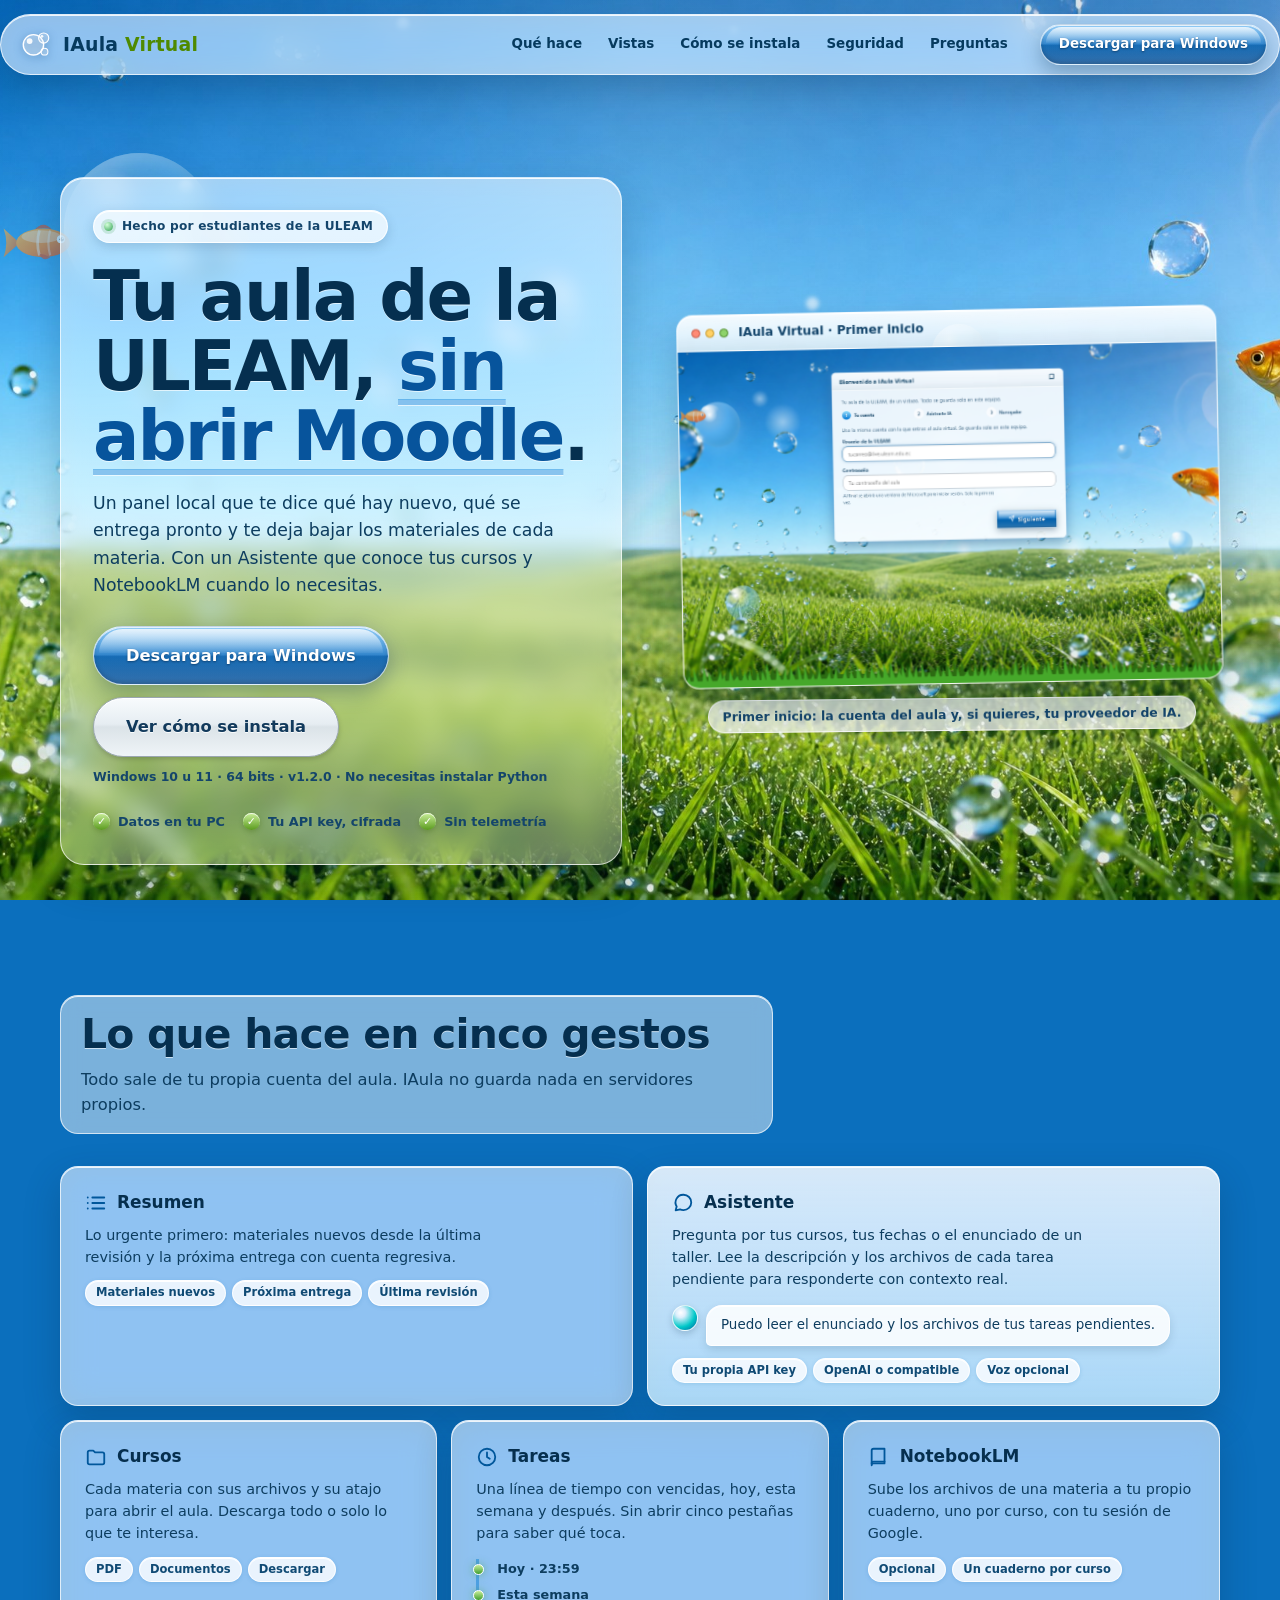
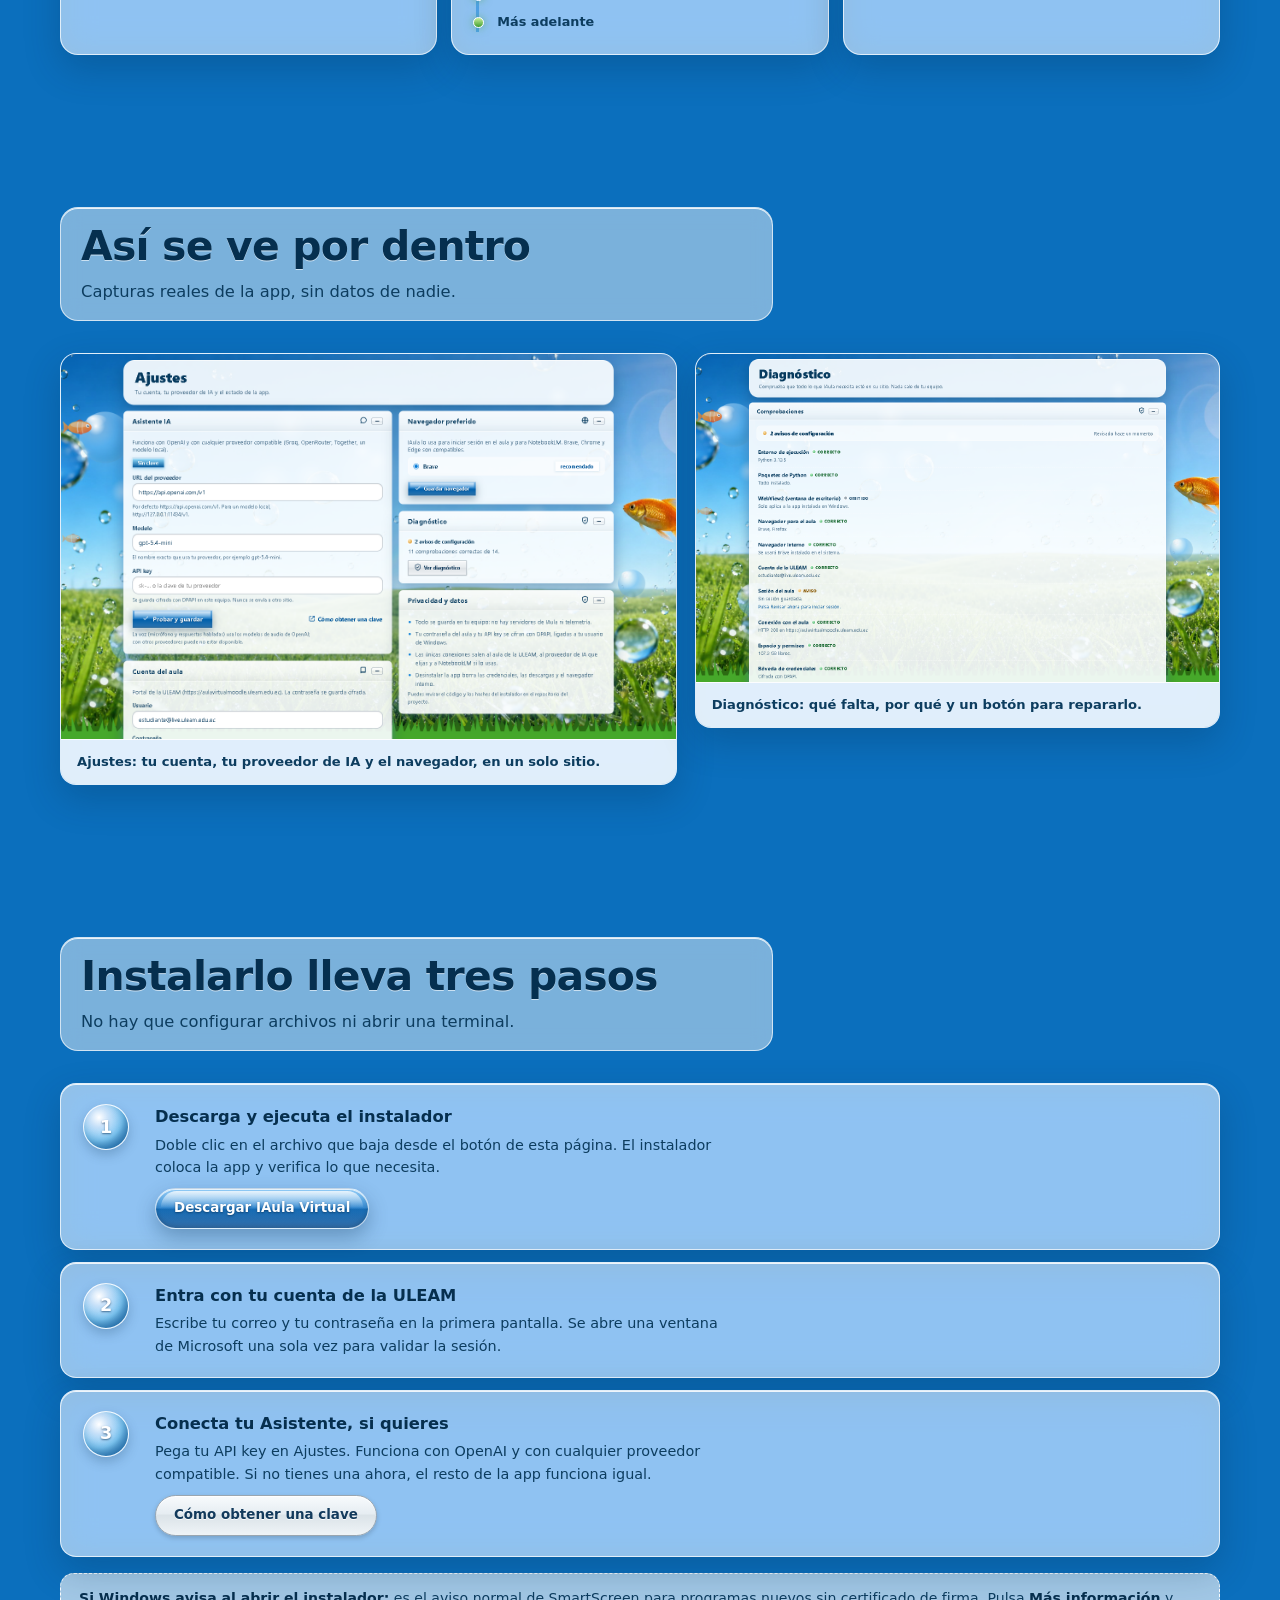
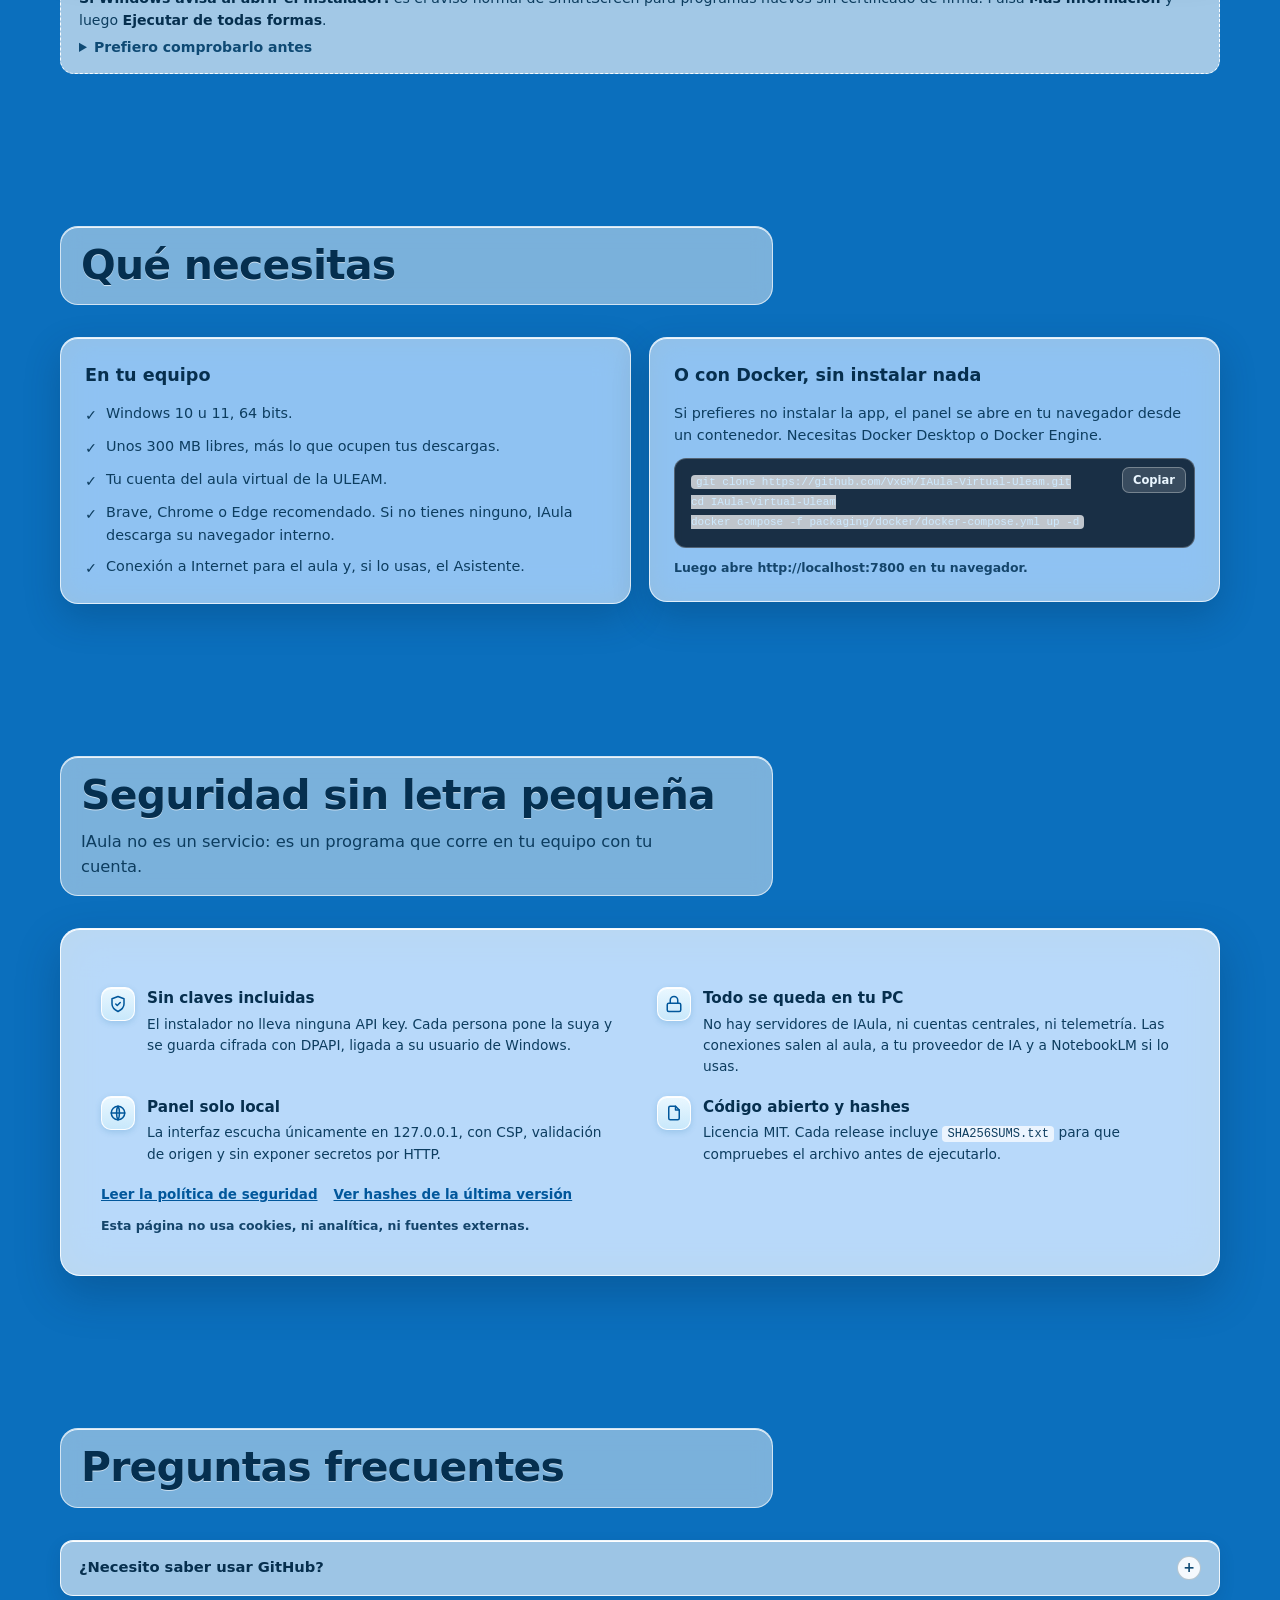
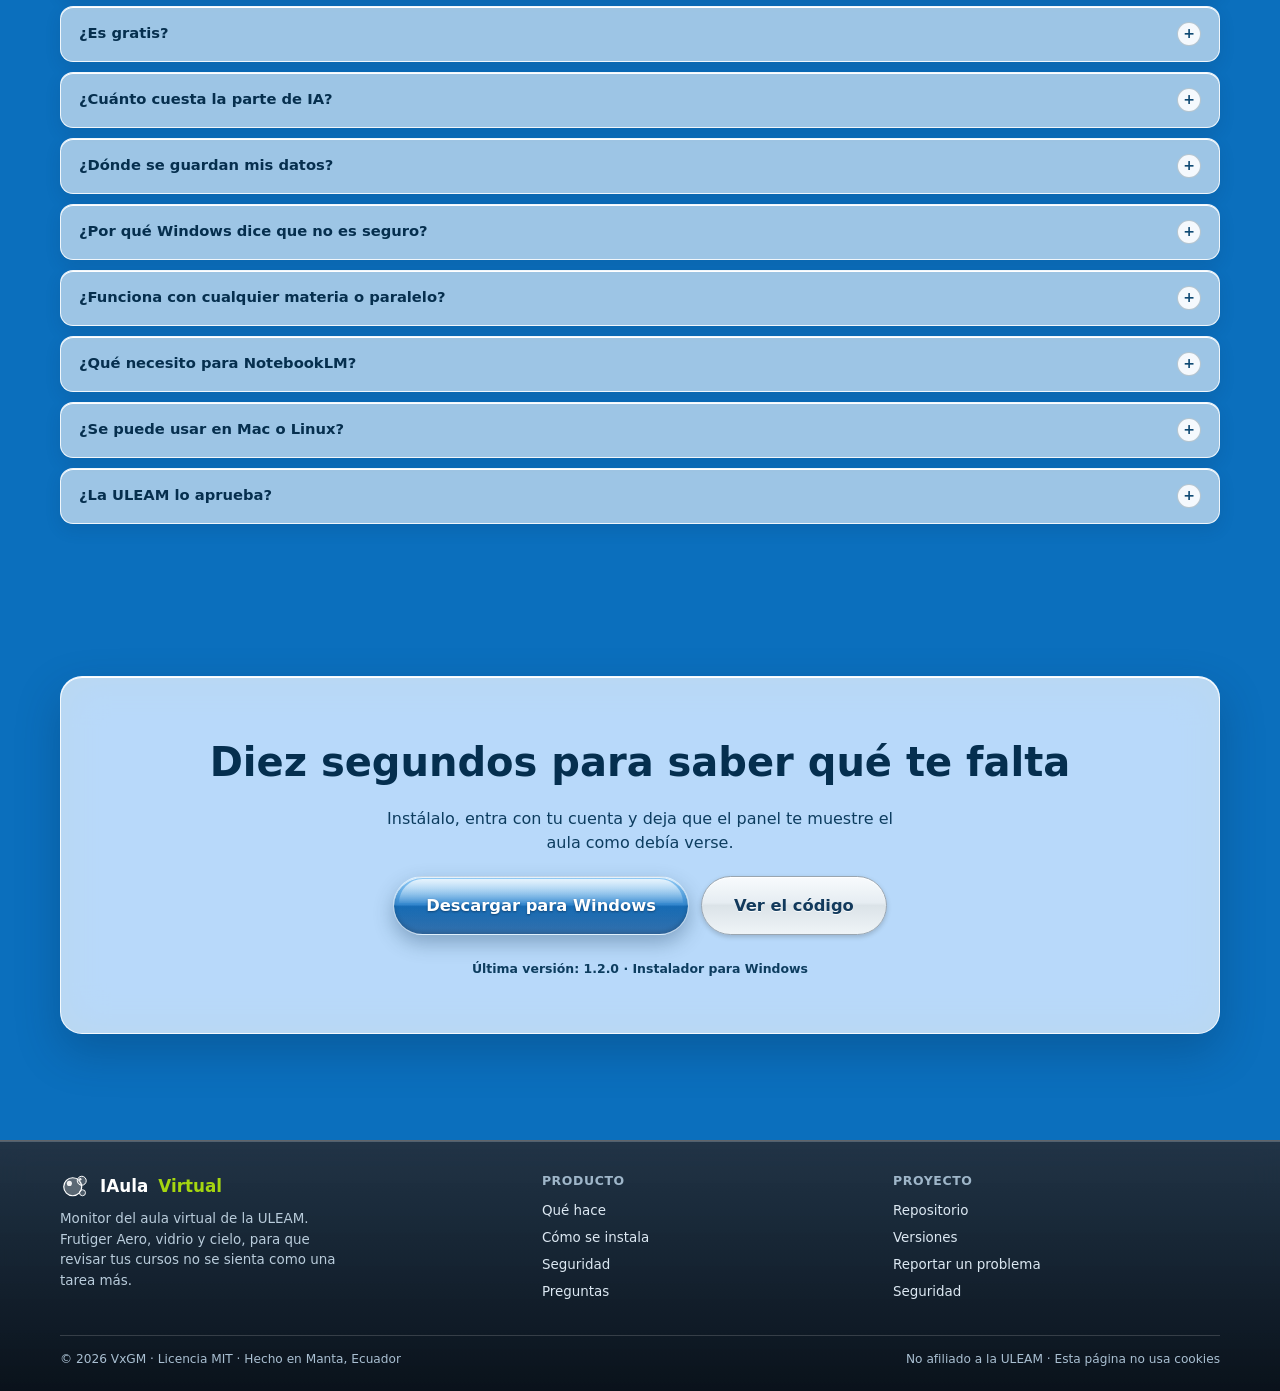
<file: landing/index.html>
<!doctype html>
<html lang="es">
<head>
  <meta charset="utf-8" />
  <meta name="viewport" content="width=device-width, initial-scale=1" />
  <title>IAula Virtual · Tu aula de la ULEAM, sin abrir Moodle</title>
  <meta name="description" content="Panel local para estudiantes de la ULEAM: novedades del aula, entregas próximas, descarga de materiales, Asistente con IA y NotebookLM. Gratis, código abierto y sin telemetría." />
  <meta name="theme-color" content="#0078d7" />
  <meta name="color-scheme" content="light" />
  <meta name="referrer" content="strict-origin-when-cross-origin" />
  <meta http-equiv="Content-Security-Policy" content="default-src 'self'; img-src 'self' data:; style-src 'self'; script-src 'self'; connect-src 'self' https://api.github.com; font-src 'self'; base-uri 'none'; form-action 'none'" />
  <link rel="canonical" href="https://vxgm.github.io/IAula-Virtual-Uleam/" />
  <link rel="icon" type="image/svg+xml" href="assets/favicon.svg" />
  <link rel="stylesheet" href="styles/tokens.css" />
  <link rel="stylesheet" href="styles/landing.css" />

  <meta property="og:type" content="website" />
  <meta property="og:url" content="https://vxgm.github.io/IAula-Virtual-Uleam/" />
  <meta property="og:title" content="IAula Virtual · Tu aula de la ULEAM, sin abrir Moodle" />
  <meta property="og:description" content="Novedades, materiales y entregas en un panel local con estética Frutiger Aero. Asistente con tu propia API key y NotebookLM opcional." />
  <meta property="og:image" content="https://vxgm.github.io/IAula-Virtual-Uleam/assets/og.jpg" />
  <meta property="og:image:width" content="1200" />
  <meta property="og:image:height" content="630" />
  <meta property="og:image:alt" content="IAula Virtual: tu aula de la ULEAM, sin abrir Moodle." />
  <meta name="twitter:card" content="summary_large_image" />
</head>
<body>
  <a class="skip-link" href="#contenido">Saltar al contenido</a>

  <div class="scene" aria-hidden="true"></div>
  <div class="lens" id="lens" aria-hidden="true"></div>
  <div class="fx" id="fx">
    <span class="orb orb-a"></span>
    <span class="orb orb-b"></span>
    <span class="orb orb-c"></span>
  </div>
  <div class="fx" id="bubbles" aria-hidden="true"></div>

  <svg width="0" height="0" class="svg-defs" aria-hidden="true">
    <defs>
      <linearGradient id="fish-grad" x1="0" y1="0" x2="1" y2="1">
        <stop offset="0%" stop-color="#ffb53e" />
        <stop offset="55%" stop-color="#f77f1e" />
        <stop offset="100%" stop-color="#d84a1e" />
      </linearGradient>
    </defs>
  </svg>

  <svg class="fish fish-a" viewBox="0 0 96 60" aria-hidden="true">
    <path class="fish-tail" d="M22 30 L4 14 Q10 30 4 46 Z" fill="url(#fish-grad)" opacity="0.9" />
    <path d="M38 16 Q48 4 58 15 Q48 12 38 16 Z" fill="#d84a1e" opacity="0.85" />
    <ellipse cx="48" cy="30" rx="30" ry="16" fill="url(#fish-grad)" />
    <ellipse cx="46" cy="23" rx="22" ry="7" fill="#fff" opacity="0.35" />
    <path d="M44 16 Q40 30 44 44" stroke="#fff" stroke-width="3" opacity="0.45" fill="none" />
    <path d="M56 16 Q52 30 56 44" stroke="#fff" stroke-width="2.5" opacity="0.35" fill="none" />
    <path d="M44 42 Q48 52 56 46 Q50 42 44 42 Z" fill="#d84a1e" opacity="0.8" />
    <circle cx="68" cy="26" r="4.5" fill="#fff" />
    <circle cx="69" cy="26" r="2.4" fill="#123" />
    <circle cx="70" cy="25" r="0.9" fill="#fff" />
  </svg>

  <header class="site-header glass">
    <div class="header-inner">
      <a class="brand" href="#inicio" aria-label="IAula Virtual, inicio">
        <svg width="34" height="34" viewBox="0 0 40 40" fill="none" aria-hidden="true">
          <circle cx="17" cy="21" r="12" fill="rgba(255,255,255,0.28)" stroke="#fff" stroke-width="1.6" />
          <circle cx="12.5" cy="16.5" r="3.4" fill="#fff" opacity="0.9" />
          <circle cx="29" cy="13" r="6" fill="rgba(255,255,255,0.22)" stroke="#fff" stroke-width="1.3" />
          <circle cx="27" cy="11" r="1.6" fill="#fff" opacity="0.9" />
          <circle cx="30" cy="29" r="4" fill="rgba(255,255,255,0.22)" stroke="#fff" stroke-width="1.2" />
        </svg>
        <span>IAula <span class="accent">Virtual</span></span>
      </a>

      <nav class="nav" aria-label="Secciones">
        <a href="#que-hace">Qué hace</a>
        <a href="#vistas">Vistas</a>
        <a href="#instalar">Cómo se instala</a>
        <a href="#seguridad">Seguridad</a>
        <a href="#preguntas">Preguntas</a>
      </nav>

      <a class="btn btn--sm header-cta" href="#descargar" data-download>Descargar para Windows</a>

      <details class="mobile-menu">
        <summary>Menú</summary>
        <nav aria-label="Secciones">
          <a href="#que-hace">Qué hace</a>
          <a href="#vistas">Vistas</a>
          <a href="#instalar">Cómo se instala</a>
          <a href="#seguridad">Seguridad</a>
          <a href="#preguntas">Preguntas</a>
          <a href="#descargar">Descargar</a>
        </nav>
      </details>
    </div>
  </header>

  <main id="contenido">
    <div class="wrap">
      <section class="hero" id="inicio">
        <div class="hero-copy">
          <span class="status-chip"><span class="dot" aria-hidden="true"></span>Hecho por estudiantes de la ULEAM</span>
          <h1>Tu aula de la ULEAM, <span class="hl">sin abrir Moodle</span>.</h1>
          <p class="hero-sub">
            Un panel local que te dice qué hay nuevo, qué se entrega pronto y te deja bajar los
            materiales de cada materia. Con un Asistente que conoce tus cursos y NotebookLM cuando
            lo necesitas.
          </p>
          <div class="hero-actions">
            <a class="btn btn--lg" href="#descargar" data-download>Descargar para Windows</a>
            <a class="btn btn--ghost btn--lg" href="#instalar">Ver cómo se instala</a>
          </div>
          <p class="hero-meta">
            Windows 10 u 11 · 64 bits · v<span data-version>1.2.0</span> · No necesitas instalar Python
          </p>
          <ul class="trust">
            <li><span class="tick" aria-hidden="true">✓</span>Datos en tu PC</li>
            <li><span class="tick" aria-hidden="true">✓</span>Tu API key, cifrada</li>
            <li><span class="tick" aria-hidden="true">✓</span>Sin telemetría</li>
          </ul>
        </div>

        <div class="hero-visual">
          <figure class="hero-window glass-strong">
            <div class="window-bar" aria-hidden="true">
              <span class="traffic"><i></i><i></i><i></i></span>
              <span>IAula Virtual · Primer inicio</span>
            </div>
            <img src="assets/screens/wizard-1.png" width="1440" height="900"
                 alt="Primera pantalla de IAula Virtual: pide la cuenta de la ULEAM con tres pasos, cuenta, asistente y navegador." />
          </figure>
          <p class="hero-caption">Primer inicio: la cuenta del aula y, si quieres, tu proveedor de IA.</p>
        </div>
      </section>

      <section class="section" id="que-hace">
        <div class="section-head">
          <h2>Lo que hace en cinco gestos</h2>
          <p>Todo sale de tu propia cuenta del aula. IAula no guarda nada en servidores propios.</p>
        </div>

        <div class="features">
          <article class="feature feature--wide glass">
            <h3>
              <svg width="22" height="22" viewBox="0 0 24 24" fill="none" stroke="currentColor" stroke-width="2" stroke-linecap="round" stroke-linejoin="round" aria-hidden="true"><path d="M8 6h13"/><path d="M8 12h13"/><path d="M8 18h13"/><path d="M3 6h.01"/><path d="M3 12h.01"/><path d="M3 18h.01"/></svg>
              Resumen
            </h3>
            <p>Lo urgente primero: materiales nuevos desde la última revisión y la próxima entrega con cuenta regresiva.</p>
            <div class="tags">
              <span class="tag">Materiales nuevos</span>
              <span class="tag">Próxima entrega</span>
              <span class="tag">Última revisión</span>
            </div>
          </article>

          <article class="feature feature--wide glass feature--assistant">
            <h3>
              <svg width="22" height="22" viewBox="0 0 24 24" fill="none" stroke="currentColor" stroke-width="2" stroke-linecap="round" stroke-linejoin="round" aria-hidden="true"><path d="M21 11.5a8.4 8.4 0 0 1-8.5 8.3 9 9 0 0 1-3.8-.8L4 20l1.1-4.2A8.4 8.4 0 0 1 12.5 3a8.4 8.4 0 0 1 8.5 8.5z"/></svg>
              Asistente
            </h3>
            <p>Pregunta por tus cursos, tus fechas o el enunciado de un taller. Lee la descripción y los archivos de cada tarea pendiente para responderte con contexto real.</p>
            <div class="bubble-demo">
              <span class="avatar" aria-hidden="true"></span>
              <span class="say">Puedo leer el enunciado y los archivos de tus tareas pendientes.</span>
            </div>
            <div class="tags">
              <span class="tag">Tu propia API key</span>
              <span class="tag">OpenAI o compatible</span>
              <span class="tag">Voz opcional</span>
            </div>
          </article>

          <article class="feature glass">
            <h3>
              <svg width="22" height="22" viewBox="0 0 24 24" fill="none" stroke="currentColor" stroke-width="2" stroke-linecap="round" stroke-linejoin="round" aria-hidden="true"><path d="M3 7a2 2 0 0 1 2-2h4l2 2h8a2 2 0 0 1 2 2v9a2 2 0 0 1-2 2H5a2 2 0 0 1-2-2z"/></svg>
              Cursos
            </h3>
            <p>Cada materia con sus archivos y su atajo para abrir el aula. Descarga todo o solo lo que te interesa.</p>
            <div class="tags">
              <span class="tag">PDF</span>
              <span class="tag">Documentos</span>
              <span class="tag">Descargar</span>
            </div>
          </article>

          <article class="feature glass">
            <h3>
              <svg width="22" height="22" viewBox="0 0 24 24" fill="none" stroke="currentColor" stroke-width="2" stroke-linecap="round" stroke-linejoin="round" aria-hidden="true"><circle cx="12" cy="12" r="9"/><path d="M12 7v5l3 2"/></svg>
              Tareas
            </h3>
            <p>Una línea de tiempo con vencidas, hoy, esta semana y después. Sin abrir cinco pestañas para saber qué toca.</p>
            <div class="timeline-demo" aria-hidden="true">
              <span>Hoy · 23:59</span>
              <span>Esta semana</span>
              <span>Más adelante</span>
            </div>
          </article>

          <article class="feature glass">
            <h3>
              <svg width="22" height="22" viewBox="0 0 24 24" fill="none" stroke="currentColor" stroke-width="2" stroke-linecap="round" stroke-linejoin="round" aria-hidden="true"><path d="M4 5a2 2 0 0 1 2-2h12v16H6a2 2 0 0 0-2 2z"/><path d="M4 19a2 2 0 0 1 2-2h12"/></svg>
              NotebookLM
            </h3>
            <p>Sube los archivos de una materia a tu propio cuaderno, uno por curso, con tu sesión de Google.</p>
            <div class="tags">
              <span class="tag">Opcional</span>
              <span class="tag">Un cuaderno por curso</span>
            </div>
          </article>
        </div>
      </section>

      <section class="section" id="vistas">
        <div class="section-head">
          <h2>Así se ve por dentro</h2>
          <p>Capturas reales de la app, sin datos de nadie.</p>
        </div>
        <div class="screens-grid">
          <figure class="shot glass">
            <img src="assets/screens/settings.png" width="1440" height="900" loading="lazy"
                 alt="Pantalla de Ajustes de IAula Virtual: proveedor de IA, cuenta del aula, navegador preferido, diagnóstico y privacidad." />
            <figcaption>Ajustes: tu cuenta, tu proveedor de IA y el navegador, en un solo sitio.</figcaption>
          </figure>
          <figure class="shot glass">
            <img src="assets/screens/diagnostics.png" width="1440" height="900" loading="lazy"
                 alt="Pantalla de Diagnóstico de IAula Virtual con comprobaciones de entorno, paquetes, navegador, sesión y espacio en disco." />
            <figcaption>Diagnóstico: qué falta, por qué y un botón para repararlo.</figcaption>
          </figure>
        </div>
      </section>

      <section class="section" id="instalar">
        <div class="section-head">
          <h2>Instalarlo lleva tres pasos</h2>
          <p>No hay que configurar archivos ni abrir una terminal.</p>
        </div>

        <ol class="steps">
          <li class="step glass">
            <span class="step-num" aria-hidden="true">1</span>
            <div>
              <h3>Descarga y ejecuta el instalador</h3>
              <p>Doble clic en el archivo que baja desde el botón de esta página. El instalador coloca la app y verifica lo que necesita.</p>
              <div class="step-extra">
                <a class="btn btn--sm" href="#descargar" data-download>Descargar IAula Virtual</a>
              </div>
            </div>
          </li>
          <li class="step glass">
            <span class="step-num" aria-hidden="true">2</span>
            <div>
              <h3>Entra con tu cuenta de la ULEAM</h3>
              <p>Escribe tu correo y tu contraseña en la primera pantalla. Se abre una ventana de Microsoft una sola vez para validar la sesión.</p>
            </div>
          </li>
          <li class="step glass">
            <span class="step-num" aria-hidden="true">3</span>
            <div>
              <h3>Conecta tu Asistente, si quieres</h3>
              <p>Pega tu API key en Ajustes. Funciona con OpenAI y con cualquier proveedor compatible. Si no tienes una ahora, el resto de la app funciona igual.</p>
              <div class="step-extra">
                <a class="btn btn--ghost btn--sm" href="https://platform.openai.com/api-keys" target="_blank" rel="noopener">Cómo obtener una clave</a>
              </div>
            </div>
          </li>
        </ol>

        <div class="note">
          <b>Si Windows avisa al abrir el instalador:</b> es el aviso normal de SmartScreen para programas nuevos
          sin certificado de firma. Pulsa <b>Más información</b> y luego <b>Ejecutar de todas formas</b>.
          <details>
            <summary>Prefiero comprobarlo antes</summary>
            <p>
              Cada release publica <code>SHA256SUMS.txt</code>. Compara el hash del archivo que descargaste
              con el de esa lista y revisa el código en el repositorio. Si no coincide, no lo ejecutes.
            </p>
          </details>
        </div>
      </section>

      <section class="section" id="requisitos">
        <div class="section-head">
          <h2>Qué necesitas</h2>
        </div>
        <div class="split">
          <div class="panel-block glass">
            <h3>En tu equipo</h3>
            <ul class="req-list">
              <li><span class="tick" aria-hidden="true">✓</span>Windows 10 u 11, 64 bits.</li>
              <li><span class="tick" aria-hidden="true">✓</span>Unos 300 MB libres, más lo que ocupen tus descargas.</li>
              <li><span class="tick" aria-hidden="true">✓</span>Tu cuenta del aula virtual de la ULEAM.</li>
              <li><span class="tick" aria-hidden="true">✓</span>Brave, Chrome o Edge recomendado. Si no tienes ninguno, IAula descarga su navegador interno.</li>
              <li><span class="tick" aria-hidden="true">✓</span>Conexión a Internet para el aula y, si lo usas, el Asistente.</li>
            </ul>
          </div>

          <div class="panel-block glass">
            <h3>O con Docker, sin instalar nada</h3>
            <p class="plain-note">
              Si prefieres no instalar la app, el panel se abre en tu navegador desde un contenedor.
              Necesitas Docker Desktop o Docker Engine.
            </p>
            <div class="code-block">
              <pre id="docker-cmd"><code>git clone https://github.com/VxGM/IAula-Virtual-Uleam.git
cd IAula-Virtual-Uleam
docker compose -f packaging/docker/docker-compose.yml up -d</code></pre>
              <button class="copy-btn" type="button" data-copy="#docker-cmd">Copiar</button>
            </div>
            <p class="hero-meta">Luego abre <b>http://localhost:7800</b> en tu navegador.</p>
          </div>
        </div>
      </section>

      <section class="section" id="seguridad">
        <div class="section-head">
          <h2>Seguridad sin letra pequeña</h2>
          <p>IAula no es un servicio: es un programa que corre en tu equipo con tu cuenta.</p>
        </div>

        <div class="security-band glass-strong">
          <div class="security-grid">
            <div class="security-item">
              <span class="shield" aria-hidden="true">
                <svg width="18" height="18" viewBox="0 0 24 24" fill="none" stroke="currentColor" stroke-width="2" stroke-linecap="round" stroke-linejoin="round"><path d="M12 22s8-4 8-10V5l-8-3-8 3v7c0 6 8 10 8 10z"/><path d="m9 12 2 2 4-4"/></svg>
              </span>
              <div>
                <h3>Sin claves incluidas</h3>
                <p>El instalador no lleva ninguna API key. Cada persona pone la suya y se guarda cifrada con DPAPI, ligada a su usuario de Windows.</p>
              </div>
            </div>
            <div class="security-item">
              <span class="shield" aria-hidden="true">
                <svg width="18" height="18" viewBox="0 0 24 24" fill="none" stroke="currentColor" stroke-width="2" stroke-linecap="round" stroke-linejoin="round"><rect x="3" y="11" width="18" height="11" rx="2"/><path d="M7 11V7a5 5 0 0 1 10 0v4"/></svg>
              </span>
              <div>
                <h3>Todo se queda en tu PC</h3>
                <p>No hay servidores de IAula, ni cuentas centrales, ni telemetría. Las conexiones salen al aula, a tu proveedor de IA y a NotebookLM si lo usas.</p>
              </div>
            </div>
            <div class="security-item">
              <span class="shield" aria-hidden="true">
                <svg width="18" height="18" viewBox="0 0 24 24" fill="none" stroke="currentColor" stroke-width="2" stroke-linecap="round" stroke-linejoin="round"><circle cx="12" cy="12" r="9"/><path d="M3 12h18"/><path d="M12 3c2.6 3.5 2.6 14.5 0 18"/><path d="M12 3c-2.6 3.5-2.6 14.5 0 18"/></svg>
              </span>
              <div>
                <h3>Panel solo local</h3>
                <p>La interfaz escucha únicamente en 127.0.0.1, con CSP, validación de origen y sin exponer secretos por HTTP.</p>
              </div>
            </div>
            <div class="security-item">
              <span class="shield" aria-hidden="true">
                <svg width="18" height="18" viewBox="0 0 24 24" fill="none" stroke="currentColor" stroke-width="2" stroke-linecap="round" stroke-linejoin="round"><path d="M14 3H7a2 2 0 0 0-2 2v14a2 2 0 0 0 2 2h10a2 2 0 0 0 2-2V8z"/><path d="M14 3v5h5"/></svg>
              </span>
              <div>
                <h3>Código abierto y hashes</h3>
                <p>Licencia MIT. Cada release incluye <code>SHA256SUMS.txt</code> para que compruebes el archivo antes de ejecutarlo.</p>
              </div>
            </div>
          </div>
          <div class="security-links">
            <a href="https://github.com/VxGM/IAula-Virtual-Uleam/blob/main/SECURITY.md" target="_blank" rel="noopener">Leer la política de seguridad</a>
            <a href="https://github.com/VxGM/IAula-Virtual-Uleam/releases/latest/download/SHA256SUMS.txt" target="_blank" rel="noopener">Ver hashes de la última versión</a>
          </div>
          <p class="hero-meta">Esta página no usa cookies, ni analítica, ni fuentes externas.</p>
        </div>
      </section>

      <section class="section" id="preguntas">
        <div class="section-head">
          <h2>Preguntas frecuentes</h2>
        </div>

        <div class="faq">
          <details>
            <summary>¿Necesito saber usar GitHub?</summary>
            <p class="answer">No. El botón de descarga te lleva directo al instalador. GitHub solo aparece si quieres ver el código, descargar una versión antigua o reportar un problema.</p>
          </details>
          <details>
            <summary>¿Es gratis?</summary>
            <p class="answer">Sí, con licencia MIT. El Asistente consume tu propia clave del proveedor de IA que elijas; el resto de funciones no cuesta nada.</p>
          </details>
          <details>
            <summary>¿Cuánto cuesta la parte de IA?</summary>
            <p class="answer">Depende de tu proveedor y de cuánto lo uses. Puedes usar una clave gratuita, un proveedor compatible o un modelo local como Ollama. IAula solo envía la conversación y el contexto de las tareas que preguntas.</p>
          </details>
          <details>
            <summary>¿Dónde se guardan mis datos?</summary>
            <p class="answer">En <code>%LOCALAPPDATA%\IAulaVirtual</code>. La contraseña del aula y la API key se cifran con DPAPI. Las descargas se quedan en tu equipo y el desinstalador borra todo.</p>
          </details>
          <details>
            <summary>¿Por qué Windows dice que no es seguro?</summary>
            <p class="answer">Porque el instalador todavía no tiene certificado de firma de código. Es habitual en proyectos nuevos. Puedes comprobar el hash SHA256 y revisar el código fuente antes de ejecutarlo.</p>
          </details>
          <details>
            <summary>¿Funciona con cualquier materia o paralelo?</summary>
            <p class="answer">IAula lee lo que tengas matriculado en tu cuenta del aula. No hay listas fijas de cursos ni de carreras.</p>
          </details>
          <details>
            <summary>¿Qué necesito para NotebookLM?</summary>
            <p class="answer">Una sesión de Google en el navegador que elijas. IAula sube los archivos a tus propios cuadernos, uno por materia, y nunca a una cuenta intermedia.</p>
          </details>
          <details>
            <summary>¿Se puede usar en Mac o Linux?</summary>
            <p class="answer">La app de escritorio es para Windows. La versión Docker abre el mismo panel en el navegador y funciona en cualquier sistema con Docker.</p>
          </details>
          <details>
            <summary>¿La ULEAM lo aprueba?</summary>
            <p class="answer">Es un proyecto de estudiantes. No es oficial ni está afiliado a la ULEAM. Úsalo con tu propia cuenta y respeta las normas de tu institución.</p>
          </details>
        </div>
      </section>

      <section class="section" id="descargar">
        <div class="final-cta glass-strong">
          <h2>Diez segundos para saber qué te falta</h2>
          <p>Instálalo, entra con tu cuenta y deja que el panel te muestre el aula como debía verse.</p>
          <div class="hero-actions">
            <a class="btn btn--lg" href="https://github.com/VxGM/IAula-Virtual-Uleam/releases/latest" data-download>
              Descargar para Windows
            </a>
            <a class="btn btn--ghost btn--lg" href="https://github.com/VxGM/IAula-Virtual-Uleam" target="_blank" rel="noopener">
              Ver el código
            </a>
          </div>
          <p class="hero-meta">
            Última versión: <b data-version>1.2.0</b> · <span data-size>Instalador para Windows</span>
          </p>
        </div>
      </section>
    </div>
  </main>

  <footer class="site-footer">
    <div class="wrap">
      <div class="footer-inner">
        <div>
          <div class="footer-brand">
            <svg width="30" height="30" viewBox="0 0 40 40" fill="none" aria-hidden="true">
              <circle cx="17" cy="21" r="12" fill="rgba(255,255,255,0.28)" stroke="#fff" stroke-width="1.6" />
              <circle cx="12.5" cy="16.5" r="3.4" fill="#fff" opacity="0.9" />
              <circle cx="29" cy="13" r="6" fill="rgba(255,255,255,0.22)" stroke="#fff" stroke-width="1.3" />
              <circle cx="27" cy="11" r="1.6" fill="#fff" opacity="0.9" />
              <circle cx="30" cy="29" r="4" fill="rgba(255,255,255,0.22)" stroke="#fff" stroke-width="1.2" />
            </svg>
            IAula <span class="accent">Virtual</span>
          </div>
          <p class="footer-tagline">
            Monitor del aula virtual de la ULEAM. Frutiger Aero, vidrio y cielo, para que revisar tus
            cursos no se sienta como una tarea más.
          </p>
        </div>

        <div class="footer-col">
          <h4>Producto</h4>
          <a href="#que-hace">Qué hace</a>
          <a href="#instalar">Cómo se instala</a>
          <a href="#seguridad">Seguridad</a>
          <a href="#preguntas">Preguntas</a>
        </div>

        <div class="footer-col">
          <h4>Proyecto</h4>
          <a href="https://github.com/VxGM/IAula-Virtual-Uleam" target="_blank" rel="noopener">Repositorio</a>
          <a href="https://github.com/VxGM/IAula-Virtual-Uleam/releases" target="_blank" rel="noopener">Versiones</a>
          <a href="https://github.com/VxGM/IAula-Virtual-Uleam/issues" target="_blank" rel="noopener">Reportar un problema</a>
          <a href="https://github.com/VxGM/IAula-Virtual-Uleam/blob/main/SECURITY.md" target="_blank" rel="noopener">Seguridad</a>
        </div>
      </div>

      <div class="footer-bottom">
        <span>© <span id="year">2026</span> VxGM · Licencia MIT · Hecho en Manta, Ecuador</span>
        <span>No afiliado a la ULEAM · Esta página no usa cookies</span>
      </div>
    </div>
  </footer>

  <script src="js/landing.js" defer></script>
</body>
</html>
</file>
<file: landing/styles/tokens.css>
:root {
  --sky-1: #8fd8ff;
  --sky-2: #4cc2ff;
  --sky-3: #0b6fbd;
  --accent: #0078d7;
  --accent-deep: #01579b;
  --grass: #7ab800;
  --lime: #a5d610;
  --aqua: #00c8c8;
  --ink: #063a5e;
  --ink-soft: rgba(6, 58, 94, 0.78);
  --ink-faint: rgba(6, 58, 94, 0.55);
  --success: #2e9e4f;
  --warn: #d68910;
  --danger: #c0392b;

  --glass-bg: rgba(255, 255, 255, 0.42);
  --glass-bg-strong: rgba(255, 255, 255, 0.58);
  --glass-brd: rgba(255, 255, 255, 0.66);
  --glass-hi: rgba(255, 255, 255, 0.78);
  --shadow: rgba(3, 40, 70, 0.35);
  --shadow-soft: 0 12px 32px var(--shadow);

  --w7-glow: rgba(120, 180, 255, 0.35);
  --w7-btn-brd: #9aa6b0;
  --w7-hover-brd: #3c7fb1;

  --radius-xl: 26px;
  --radius-lg: 20px;
  --radius-md: 14px;

  --font-sans: "Segoe UI", Frutiger, system-ui, sans-serif;
  --font-display: "Segoe UI", Frutiger, system-ui, sans-serif;

  --ease-bounce: cubic-bezier(0.34, 1.56, 0.64, 1);
  --ease-smooth: cubic-bezier(0.22, 0.61, 0.36, 1);
  --ease-aero: cubic-bezier(0.22, 1, 0.36, 1);

  --par-x: 0px;
  --par-y: 0px;
  --mx: 50%;
  --my: 30%;

  color-scheme: light;
}
</file>
<file: landing/styles/landing.css>
/* IAula Virtual — landing pública
   Mismo sistema visual que el panel: Frutiger Aero, vidrio, cielo y Windows 7. */

* { margin: 0; padding: 0; box-sizing: border-box; }

html {
  scroll-behavior: smooth;
  scroll-padding-top: 92px;
}

body {
  font-family: var(--font-sans);
  color: var(--ink);
  background: #0b6fbd;
  min-height: 100vh;
  overflow-x: hidden;
  line-height: 1.55;
}

[hidden] { display: none !important; }

img { display: block; max-width: 100%; height: auto; }

a { color: var(--accent-deep); }
a:hover { color: var(--accent); }

button { font-family: inherit; cursor: pointer; }

code {
  font-family: Consolas, "Cascadia Mono", monospace;
  font-size: 0.88em;
  background: rgba(255, 255, 255, 0.72);
  border-radius: 4px;
  padding: 1px 5px;
}

:focus-visible {
  outline: 2px solid #1b5f92;
  outline-offset: 3px;
  border-radius: 6px;
}

::selection { background: rgba(0, 120, 215, 0.35); color: #fff; }

.skip-link {
  position: absolute;
  left: 12px;
  top: -80px;
  z-index: 200;
  padding: 10px 16px;
  border-radius: 10px;
  background: #fff;
  color: var(--ink);
  font-weight: 700;
  text-decoration: none;
  transition: top 0.2s var(--ease-aero);
}

.skip-link:focus { top: 12px; }

/* ---------- Escena ---------- */
.scene {
  position: fixed;
  inset: 0;
  z-index: -3;
  background: url("../assets/sky-banner.jpg") center / cover no-repeat, var(--sky-2);
}

.scene::after {
  content: "";
  position: absolute;
  inset: 0;
  background:
    radial-gradient(ellipse 80% 55% at 50% 8%, rgba(255, 255, 255, 0.16), transparent 70%),
    linear-gradient(180deg, rgba(3, 50, 90, 0.12) 0%, transparent 26%, transparent 70%, rgba(20, 60, 10, 0.12) 100%);
}

.lens {
  position: fixed;
  inset: 0;
  z-index: -2;
  pointer-events: none;
  background: radial-gradient(420px 420px at var(--mx, 62%) var(--my, 18%),
    rgba(255, 255, 255, 0.32), rgba(255, 255, 255, 0.10) 34%, transparent 68%);
  mix-blend-mode: soft-light;
}

.fx { position: fixed; inset: 0; z-index: -1; pointer-events: none; overflow: hidden; }

.bokeh {
  position: absolute;
  width: 8px;
  height: 8px;
  border-radius: 50%;
  background: rgba(255, 255, 255, 0.6);
  filter: blur(2px);
  animation: bokeh-float var(--d, 14s) ease-in-out infinite;
  animation-delay: var(--delay, 0s);
}

.orb {
  position: absolute;
  border-radius: 50%;
  background:
    radial-gradient(circle at 32% 28%, rgba(255, 255, 255, 0.95) 0%, rgba(255, 255, 255, 0.35) 18%, rgba(150, 225, 255, 0.55) 56%, rgba(0, 110, 190, 0.65) 100%);
  box-shadow:
    inset -8px -10px 20px rgba(0, 70, 130, 0.35),
    inset 6px 8px 16px rgba(255, 255, 255, 0.6),
    0 14px 34px rgba(2, 40, 80, 0.28);
  opacity: 0.5;
  animation: orb-float var(--d, 18s) ease-in-out infinite;
  animation-delay: var(--delay, 0s);
}

.bubble {
  position: absolute;
  bottom: -60px;
  width: var(--s, 18px);
  height: var(--s, 18px);
  border-radius: 50%;
  border: 1px solid rgba(255, 255, 255, 0.75);
  background: radial-gradient(circle at 34% 30%, rgba(255, 255, 255, 0.85), rgba(255, 255, 255, 0.10) 45%, rgba(140, 220, 255, 0.28) 72%, transparent 75%);
  box-shadow: inset -2px -3px 6px rgba(0, 100, 170, 0.18);
  animation: bubble-rise var(--d, 18s) linear infinite;
  animation-delay: var(--delay, 0s);
  opacity: 0;
}

.fish {
  position: fixed;
  top: 22%;
  left: 0;
  width: var(--w, 96px);
  z-index: -1;
  animation: fish-swim var(--d, 48s) linear infinite;
  animation-delay: var(--delay, -10s);
  opacity: var(--op, 0.75);
  pointer-events: none;
}

.fish-a { --w: 86px; --d: 58s; --delay: -22s; --op: 0.62; top: 24%; }

.fish .fish-tail { transform-origin: 28px 30px; animation: tail-wag 1.6s ease-in-out infinite; }

.orb-a { width: 150px; height: 150px; top: 17%; left: 5%; --d: 20s; }
.orb-b { width: 92px; height: 92px; top: 58%; right: 7%; --d: 26s; --delay: -8s; }
.orb-c { width: 54px; height: 54px; top: 36%; right: 23%; --d: 15s; --delay: -4s; }

.svg-defs { position: absolute; width: 0; height: 0; overflow: hidden; }

/* ---------- Contenedor ---------- */
.wrap {
  width: min(var(--maxw, 1160px), calc(100% - 32px));
  margin-inline: auto;
}

/* Los hijos de grid/flex deben poder encogerse (pre, URLs largas). */
.hero > *,
.features > *,
.screens-grid > *,
.steps > *,
.split > *,
.step > div,
.panel-block { min-width: 0; }

.code-block { max-width: 100%; }

/* ---------- Vidrio ---------- */
.glass {
  background: rgba(255, 255, 255, 0.56);
  border: 1px solid rgba(255, 255, 255, 0.72);
  backdrop-filter: blur(16px) saturate(1.4);
  -webkit-backdrop-filter: blur(16px) saturate(1.4);
  box-shadow:
    inset 0 1px 0 rgba(255, 255, 255, 0.85),
    0 14px 36px rgba(3, 40, 70, 0.24);
}

.glass-strong {
  background: rgba(255, 255, 255, 0.72);
  border: 1px solid rgba(255, 255, 255, 0.85);
  backdrop-filter: blur(22px) saturate(1.5);
  -webkit-backdrop-filter: blur(22px) saturate(1.5);
  box-shadow:
    inset 0 1px 0 #fff,
    0 18px 44px rgba(3, 40, 70, 0.26);
}

/* ---------- Botones ---------- */
.btn {
  position: relative;
  isolation: isolate;
  display: inline-flex;
  align-items: center;
  justify-content: center;
  gap: 9px;
  padding: 13px 26px;
  border-radius: 999px;
  border: 1px solid rgba(255, 255, 255, 0.7);
  background:
    linear-gradient(180deg, rgba(255, 255, 255, 0.5) 0%, rgba(255, 255, 255, 0.12) 48%, rgba(0, 0, 0, 0.08) 52%, rgba(255, 255, 255, 0.18) 100%),
    linear-gradient(180deg, #2b9cf0, #07519b);
  color: #fff;
  font-weight: 700;
  font-size: 0.95rem;
  text-decoration: none;
  text-shadow: 0 1px 2px rgba(0, 30, 60, 0.5);
  box-shadow:
    inset 0 1px 0 rgba(255, 255, 255, 0.75),
    inset 0 -2px 4px rgba(0, 0, 0, 0.16),
    0 8px 20px rgba(3, 40, 70, 0.3);
  transition: transform 0.22s var(--ease-aero), filter 0.22s var(--ease-aero), box-shadow 0.22s var(--ease-aero);
  overflow: hidden;
}

.btn::after {
  content: "";
  position: absolute;
  inset: 2px 5px 54% 5px;
  border-radius: 999px 999px 42% 42%;
  background: linear-gradient(180deg, rgba(255, 255, 255, 0.78), rgba(255, 255, 255, 0.05));
  pointer-events: none;
  z-index: -1;
}

.btn:hover { transform: translateY(-2px); filter: brightness(1.07) saturate(1.06); }
.btn:active { transform: translateY(1px); filter: brightness(0.96); }

.btn--ghost {
  background: linear-gradient(180deg, #f8fbfd 0%, #e6edf2 45%, #dbe3e8 50%, #eff4f7 100%);
  border-color: #9aa6b0;
  color: #123a5c;
  text-shadow: 0 1px 0 rgba(255, 255, 255, 0.85);
  box-shadow: inset 0 1px 0 #fff, 0 2px 5px rgba(0, 0, 0, 0.18);
}

.btn--ghost::after { display: none; }
.btn--ghost:hover { border-color: #3c7fb1; box-shadow: inset 0 1px 0 #fff, 0 0 12px rgba(60, 127, 177, 0.5); }

.btn--sm { padding: 9px 18px; font-size: 0.84rem; }
.btn--lg { padding: 16px 32px; font-size: 1.02rem; }

/* ---------- Header ---------- */
.site-header {
  position: sticky;
  top: 14px;
  z-index: 90;
  width: min(var(--maxw), calc(100% - 28px));
  margin: 14px auto 0;
  border-radius: 999px;
}

.header-inner {
  display: flex;
  align-items: center;
  gap: 14px;
  padding: 9px 12px 9px 18px;
}

.brand {
  display: flex;
  align-items: center;
  gap: 10px;
  text-decoration: none;
  font-weight: 700;
  font-size: 1.18rem;
  letter-spacing: 0.2px;
  color: var(--ink);
  flex-shrink: 0;
}

.brand svg { filter: drop-shadow(0 2px 5px rgba(1, 60, 110, 0.45)); }
.brand .accent { color: #4f8a00; }

.nav {
  display: flex;
  align-items: center;
  gap: 2px;
  margin-left: auto;
}

.nav a {
  padding: 8px 12px;
  border-radius: 999px;
  font-size: 0.84rem;
  font-weight: 600;
  color: var(--ink);
  text-decoration: none;
  transition: background 0.18s var(--ease-aero);
}

.nav a:hover { background: rgba(255, 255, 255, 0.7); }

.header-cta { margin-left: 6px; }

.mobile-menu { display: none; margin-left: auto; position: relative; }
.mobile-menu summary {
  list-style: none;
  padding: 8px 14px;
  border-radius: 999px;
  border: 1px solid #9aa6b0;
  background: rgba(255, 255, 255, 0.75);
  font-size: 0.82rem;
  font-weight: 700;
  color: var(--ink);
  cursor: pointer;
}
.mobile-menu summary::-webkit-details-marker { display: none; }
.mobile-menu nav {
  position: absolute;
  right: 0;
  top: calc(100% + 8px);
  min-width: 200px;
  display: flex;
  flex-direction: column;
  padding: 8px;
  border-radius: 14px;
  background: rgba(255, 255, 255, 0.94);
  border: 1px solid rgba(255, 255, 255, 0.9);
  box-shadow: 0 14px 34px rgba(3, 40, 70, 0.3);
}
.mobile-menu nav a { padding: 9px 12px; border-radius: 8px; text-decoration: none; font-weight: 600; color: var(--ink); }
.mobile-menu nav a:hover { background: rgba(0, 120, 215, 0.1); }

/* ---------- Hero ---------- */
.hero {
  padding: clamp(52px, 8vw, 104px) 0 clamp(30px, 5vw, 54px);
  display: grid;
  grid-template-columns: 1.02fr 0.98fr;
  gap: clamp(26px, 5vw, 58px);
  align-items: center;
}

.hero-copy {
  position: relative;
  padding: clamp(22px, 2.6vw, 32px);
  border-radius: 24px;
  background:
    linear-gradient(180deg, rgba(255, 255, 255, 0.58), rgba(255, 255, 255, 0.34));
  border: 1px solid rgba(255, 255, 255, 0.66);
  box-shadow:
    inset 0 1px 0 rgba(255, 255, 255, 0.9),
    0 16px 40px rgba(3, 40, 70, 0.22);
  backdrop-filter: blur(12px) saturate(1.25);
  -webkit-backdrop-filter: blur(12px) saturate(1.25);
  min-width: 0;
}

.hero-visual { min-width: 0; }

.status-chip {
  display: inline-flex;
  align-items: center;
  gap: 9px;
  padding: 6px 14px 6px 10px;
  border-radius: 999px;
  background: rgba(255, 255, 255, 0.72);
  border: 1px solid rgba(255, 255, 255, 0.9);
  box-shadow: inset 0 1px 0 #fff, 0 4px 12px rgba(3, 40, 70, 0.16);
  font-size: 0.76rem;
  font-weight: 700;
  letter-spacing: 0.2px;
  color: #14456b;
}

.status-chip .dot {
  width: 9px;
  height: 9px;
  border-radius: 50%;
  background: radial-gradient(circle at 35% 30%, #d4ffd9, #2e9e4f);
  box-shadow: 0 0 0 3px rgba(46, 158, 79, 0.18);
}

.hero h1 {
  margin-top: 18px;
  font-size: clamp(2.45rem, 5.4vw, 4.3rem);
  line-height: 1.02;
  letter-spacing: -0.028em;
  font-weight: 800;
  text-wrap: balance;
  color: #052f4f;
  text-shadow: 0 1px 0 rgba(255, 255, 255, 0.65);
}

.hero h1 .hl {
  display: inline;
  padding: 0;
  background: none;
  box-shadow: none;
  color: #07549c;
  text-decoration: underline;
  text-decoration-thickness: 0.085em;
  text-underline-offset: 0.13em;
  text-decoration-color: rgba(0, 120, 215, 0.42);
}

.hero-sub {
  margin-top: 18px;
  max-width: 52ch;
  font-size: clamp(1rem, 1.35vw, 1.12rem);
  line-height: 1.6;
  color: #0d3d5f;
  font-weight: 500;
}

.hero-actions {
  display: flex;
  align-items: center;
  gap: 12px;
  flex-wrap: wrap;
  margin-top: 26px;
}

.hero-meta {
  margin-top: 10px;
  font-size: 0.78rem;
  font-weight: 600;
  color: #14456b;
}

.trust {
  display: flex;
  gap: 8px 18px;
  flex-wrap: wrap;
  margin-top: 26px;
  padding: 0;
  list-style: none;
  font-size: 0.8rem;
  font-weight: 600;
  color: #14456b;
}

.trust li { display: inline-flex; align-items: center; gap: 8px; }
.trust .tick {
  width: 17px;
  height: 17px;
  flex-shrink: 0;
  display: grid;
  place-items: center;
  border-radius: 50%;
  background: linear-gradient(180deg, #c9ee9a, #5a9b1d);
  color: #fff;
  font-size: 11px;
  box-shadow: inset 0 1px 0 rgba(255, 255, 255, 0.75), 0 2px 5px rgba(60, 100, 10, 0.3);
}

/* Ventana del hero */
.hero-window {
  border-radius: 16px;
  overflow: hidden;
  transform: rotate(-0.6deg);
  transition: transform 0.4s var(--ease-aero);
}

.hero-window:hover { transform: rotate(0deg) translateY(-3px); }

.window-bar {
  display: flex;
  align-items: center;
  gap: 8px;
  padding: 8px 12px;
  background: linear-gradient(180deg, rgba(255, 255, 255, 0.72), rgba(255, 255, 255, 0.28) 55%, rgba(0, 0, 0, 0.04));
  border-bottom: 1px solid rgba(255, 255, 255, 0.8);
  font-size: 0.76rem;
  font-weight: 700;
  color: #14456b;
}

.window-bar .traffic { display: flex; gap: 5px; }
.window-bar .traffic i {
  width: 9px;
  height: 9px;
  border-radius: 50%;
  background: rgba(255, 255, 255, 0.75);
  border: 1px solid rgba(90, 120, 140, 0.45);
}
.window-bar .traffic i:first-child { background: #ff8a75; border-color: #c0503c; }
.window-bar .traffic i:nth-child(2) { background: #ffd166; border-color: #c09020; }
.window-bar .traffic i:nth-child(3) { background: #8ed36a; border-color: #4a8428; }

.window-bar span { margin-left: 2px; }

.hero-window img { width: 100%; }

.hero-caption {
  display: block;
  width: fit-content;
  margin: 14px auto 0;
  padding: 6px 14px;
  border-radius: 999px;
  background: rgba(255, 255, 255, 0.74);
  border: 1px solid rgba(255, 255, 255, 0.9);
  text-align: center;
  font-size: 0.78rem;
  font-weight: 600;
  color: #14456b;
}

/* ---------- Secciones ---------- */
.section { padding: clamp(38px, 6vw, 76px) 0; }

.section-head {
  max-width: 70ch;
  margin-bottom: clamp(20px, 3vw, 32px);
  padding: 16px 20px;
  border-radius: 18px;
  background: rgba(255, 255, 255, 0.46);
  border: 1px solid rgba(255, 255, 255, 0.66);
  backdrop-filter: blur(10px);
  -webkit-backdrop-filter: blur(10px);
  box-shadow: inset 0 1px 0 rgba(255, 255, 255, 0.85);
}

.section-head h2 {
  font-size: clamp(1.75rem, 3.2vw, 2.6rem);
  line-height: 1.1;
  letter-spacing: -0.02em;
  color: #052f4f;
  text-shadow: 0 1px 0 rgba(255, 255, 255, 0.6);
  text-wrap: balance;
}

.section-head p {
  margin-top: 10px;
  font-size: 1.02rem;
  color: #0d3d5f;
  max-width: 60ch;
}

/* Features */
.features {
  display: grid;
  grid-template-columns: repeat(6, 1fr);
  gap: 14px;
}

.feature {
  grid-column: span 2;
  padding: 22px 24px;
  border-radius: 18px;
  position: relative;
  overflow: hidden;
}

.feature--wide { grid-column: span 3; }

.feature h3 {
  display: flex;
  align-items: center;
  gap: 10px;
  font-size: 1.06rem;
  color: #062f4e;
}

.feature h3 svg { flex-shrink: 0; color: var(--accent-deep); }

.feature p {
  margin-top: 8px;
  font-size: 0.9rem;
  line-height: 1.55;
  color: #0d3d5f;
  max-width: 46ch;
}

.feature .tags { display: flex; gap: 6px; flex-wrap: wrap; margin-top: 12px; }

.tag {
  display: inline-flex;
  align-items: center;
  gap: 5px;
  padding: 3px 10px;
  border-radius: 999px;
  background: rgba(255, 255, 255, 0.8);
  border: 1px solid rgba(255, 255, 255, 0.95);
  box-shadow: inset 0 1px 0 #fff, 0 1px 4px rgba(2, 100, 160, 0.16);
  font-size: 0.72rem;
  font-weight: 700;
  color: #0f4a74;
}

.feature--assistant {
  background:
    linear-gradient(180deg, rgba(255, 255, 255, 0.68), rgba(210, 244, 255, 0.5)),
    rgba(255, 255, 255, 0.5);
}

.bubble-demo {
  display: flex;
  gap: 8px;
  align-items: flex-start;
  margin-top: 14px;
}

.bubble-demo .avatar {
  width: 26px;
  height: 26px;
  flex-shrink: 0;
  border-radius: 50%;
  background: radial-gradient(circle at 32% 28%, #fff 0%, rgba(255, 255, 255, 0.5) 20%, var(--aqua) 60%, var(--accent-deep) 100%);
  border: 1px solid rgba(255, 255, 255, 0.85);
  box-shadow: 0 3px 7px rgba(3, 40, 70, 0.2);
}

.bubble-demo .say {
  padding: 9px 14px;
  border-radius: 16px 16px 16px 5px;
  background: rgba(255, 255, 255, 0.85);
  border: 1px solid rgba(255, 255, 255, 0.95);
  font-size: 0.84rem;
  color: #0d3d5f;
  box-shadow: inset 0 1px 0 #fff, 0 4px 10px rgba(3, 40, 70, 0.14);
}

.timeline-demo { margin-top: 14px; padding-left: 18px; border-left: 3px solid rgba(0, 120, 215, 0.45); display: grid; gap: 7px; }
.timeline-demo span { position: relative; font-size: 0.8rem; font-weight: 600; color: #0d3d5f; }
.timeline-demo span::before {
  content: "";
  position: absolute;
  left: -24px;
  top: 5px;
  width: 9px;
  height: 9px;
  border-radius: 50%;
  background: linear-gradient(180deg, #c9ee9a, #3f9e2f);
  border: 1px solid #fff;
  box-shadow: 0 0 8px rgba(63, 158, 47, 0.5);
}

/* Capturas */
.screens-grid {
  display: grid;
  grid-template-columns: 1.08fr 0.92fr;
  gap: 18px;
  align-items: start;
}

.shot { border-radius: 16px; overflow: hidden; }
.shot img { width: 100%; }
.shot figcaption {
  padding: 12px 16px;
  font-size: 0.82rem;
  font-weight: 600;
  color: #0d3d5f;
  background: rgba(255, 255, 255, 0.72);
  border-top: 1px solid rgba(255, 255, 255, 0.9);
}

/* Pasos */
.steps {
  list-style: none;
  display: grid;
  gap: 12px;
  counter-reset: step;
}

.step {
  display: grid;
  grid-template-columns: 54px 1fr;
  gap: 18px;
  align-items: start;
  padding: 20px 22px;
  border-radius: 16px;
}

.step-num {
  width: 46px;
  height: 46px;
  display: grid;
  place-items: center;
  border-radius: 50%;
  background:
    radial-gradient(circle at 34% 28%, #fff 0%, rgba(255, 255, 255, 0.5) 22%, #7fc9f5 55%, #075ba8 100%);
  border: 1px solid rgba(255, 255, 255, 0.9);
  box-shadow: inset -4px -6px 10px rgba(0, 60, 110, 0.35), 0 5px 12px rgba(3, 40, 70, 0.22);
  color: #fff;
  font-weight: 800;
  font-size: 1.1rem;
  text-shadow: 0 1px 2px rgba(0, 40, 80, 0.6);
}

.step h3 { font-size: 1.02rem; color: #062f4e; }
.step p { margin-top: 4px; font-size: 0.9rem; color: #0d3d5f; max-width: 62ch; }
.step .step-extra { margin-top: 10px; }

.note {
  margin-top: 16px;
  padding: 14px 18px;
  border-radius: 14px;
  background: rgba(255, 255, 255, 0.62);
  border: 1px dashed rgba(255, 255, 255, 0.95);
  font-size: 0.88rem;
  color: #0d3d5f;
}

.note b { color: #062f4e; }

.plain-note { font-size: 0.9rem; color: #0d3d5f; }

.footer-tagline { margin-top: 8px; max-width: 34ch; color: #b9ccdb; }

.note details { margin-top: 6px; }
.note summary { cursor: pointer; font-weight: 700; color: #0f4a74; }

/* Requisitos + Docker */
.split {
  display: grid;
  grid-template-columns: 1fr 1fr;
  gap: 18px;
  align-items: start;
}

.panel-block { padding: 24px; border-radius: 18px; }
.panel-block h3 { font-size: 1.1rem; color: #062f4e; margin-bottom: 12px; }

.req-list { list-style: none; display: grid; gap: 9px; }
.req-list li { display: flex; gap: 9px; align-items: flex-start; font-size: 0.9rem; color: #0d3d5f; }
.req-list .tick { margin-top: 2px; }

.code-block {
  position: relative;
  margin-top: 12px;
  border-radius: 12px;
  overflow: hidden;
  border: 1px solid rgba(255, 255, 255, 0.25);
  background: rgba(6, 24, 40, 0.86);
}

.code-block pre {
  padding: 14px 16px;
  overflow-x: auto;
  font-family: Consolas, "Cascadia Mono", monospace;
  font-size: 0.78rem;
  line-height: 1.6;
  color: #cdeaff;
}

.copy-btn {
  position: absolute;
  top: 8px;
  right: 8px;
  padding: 5px 10px;
  border-radius: 7px;
  border: 1px solid rgba(255, 255, 255, 0.3);
  background: rgba(255, 255, 255, 0.14);
  color: #eaf6ff;
  font-size: 0.72rem;
  font-weight: 700;
}
.copy-btn:hover { background: rgba(255, 255, 255, 0.24); }

/* Seguridad */
.security-band { padding: clamp(26px, 4vw, 40px); border-radius: 20px; }

.security-grid {
  display: grid;
  grid-template-columns: 1fr 1fr;
  gap: 18px 34px;
  margin-top: 18px;
}

.security-item { display: flex; gap: 12px; align-items: flex-start; }
.security-item .shield {
  width: 34px;
  height: 34px;
  flex-shrink: 0;
  display: grid;
  place-items: center;
  border-radius: 10px;
  background: linear-gradient(180deg, #eaf8ff, #c8e8fb);
  border: 1px solid rgba(255, 255, 255, 0.95);
  box-shadow: inset 0 1px 0 #fff, 0 2px 6px rgba(2, 100, 160, 0.18);
  color: var(--accent-deep);
}
.security-item h3 { font-size: 0.95rem; color: #062f4e; }
.security-item p { margin-top: 3px; font-size: 0.86rem; color: #0d3d5f; }

.security-links { display: flex; gap: 16px; flex-wrap: wrap; margin-top: 20px; font-size: 0.84rem; font-weight: 700; }

/* FAQ */
.faq { display: grid; gap: 10px; }

.faq details {
  border-radius: 13px;
  background: rgba(255, 255, 255, 0.6);
  border: 1px solid rgba(255, 255, 255, 0.85);
  box-shadow: inset 0 1px 0 #fff, 0 6px 16px rgba(3, 40, 70, 0.12);
}

.faq summary {
  display: flex;
  align-items: center;
  justify-content: space-between;
  gap: 14px;
  padding: 15px 18px;
  cursor: pointer;
  font-weight: 700;
  font-size: 0.92rem;
  color: #062f4e;
  list-style: none;
}

.faq summary::-webkit-details-marker { display: none; }

.faq summary::after {
  content: "+";
  width: 22px;
  height: 22px;
  flex-shrink: 0;
  display: grid;
  place-items: center;
  border-radius: 50%;
  background: rgba(255, 255, 255, 0.9);
  border: 1px solid rgba(90, 120, 140, 0.4);
  font-size: 14px;
  font-weight: 700;
  color: #0f4a74;
  transition: transform 0.2s var(--ease-aero);
}

.faq details[open] summary::after { content: "−"; transform: rotate(180deg); }

.faq .answer { padding: 0 18px 16px; font-size: 0.88rem; color: #0d3d5f; max-width: 78ch; }

/* CTA final */
.final-cta {
  padding: clamp(30px, 5vw, 54px);
  border-radius: 22px;
  text-align: center;
  display: grid;
  justify-items: center;
  gap: 14px;
}

.final-cta h2 {
  font-size: clamp(1.7rem, 3.4vw, 2.5rem);
  color: #052f4f;
  text-wrap: balance;
}

.final-cta p { max-width: 52ch; color: #0d3d5f; }
.final-cta .hero-actions { justify-content: center; margin-top: 6px; }

/* Footer */
.site-footer {
  margin-top: 30px;
  background: linear-gradient(180deg, rgba(36, 46, 58, 0.9), rgba(10, 14, 20, 0.96));
  border-top: 1px solid rgba(255, 255, 255, 0.35);
  box-shadow: inset 0 1px 0 rgba(255, 255, 255, 0.22);
  backdrop-filter: blur(16px);
  -webkit-backdrop-filter: blur(16px);
  color: #dce8f2;
}

.footer-inner {
  display: grid;
  grid-template-columns: 1.4fr 1fr 1fr;
  gap: 24px;
  padding: 30px 0;
  font-size: 0.84rem;
}

.footer-brand { display: flex; align-items: center; gap: 10px; font-weight: 700; font-size: 1.05rem; color: #fff; }
.footer-brand .accent { color: #a5d610; }

.footer-col h4 { font-size: 0.78rem; text-transform: uppercase; letter-spacing: 0.6px; color: #9fb6c9; margin-bottom: 8px; }
.footer-col a { display: block; padding: 3px 0; color: #dce8f2; text-decoration: none; }
.footer-col a:hover { color: #fff; text-decoration: underline; }

.footer-bottom {
  border-top: 1px solid rgba(255, 255, 255, 0.16);
  padding: 14px 0 22px;
  display: flex;
  justify-content: space-between;
  gap: 14px;
  flex-wrap: wrap;
  font-size: 0.76rem;
  color: #a9bfd1;
}

/* ---------- Motión de entrada ---------- */
@media (prefers-reduced-motion: no-preference) {
  .hero-copy > * { animation: hero-in 0.7s both var(--ease-aero); }
  .hero-copy > *:nth-child(2) { animation-delay: 0.06s; }
  .hero-copy > *:nth-child(3) { animation-delay: 0.12s; }
  .hero-copy > *:nth-child(4) { animation-delay: 0.18s; }
  .hero-copy > *:nth-child(5) { animation-delay: 0.24s; }
  .hero-visual { animation: hero-window-in 0.9s both 0.15s var(--ease-aero); }
  .reveal.in { animation: section-in 0.6s var(--ease-aero); }
}

@keyframes hero-in {
  from { opacity: 0.001; transform: translateY(14px); }
  to { opacity: 1; transform: none; }
}

@keyframes hero-window-in {
  from { opacity: 0.001; transform: translateY(22px) rotate(0deg); }
  to { opacity: 1; transform: rotate(-0.6deg); }
}

@keyframes section-in {
  from { opacity: 0.85; transform: translateY(10px); }
  to { opacity: 1; transform: none; }
}

@keyframes bubble-rise {
  from { transform: translate3d(0, 0, 0); opacity: 0; }
  8% { opacity: 0.85; }
  90% { opacity: 0.8; }
  to { transform: translate3d(var(--drift, 18px), -115vh, 0); opacity: 0; }
}

@keyframes bokeh-float {
  0%, 100% { transform: translate3d(0, 0, 0); opacity: 0.18; }
  50% { transform: translate3d(12px, -20px, 0); opacity: 0.55; }
}

@keyframes orb-float {
  0%, 100% { transform: translate3d(0, 0, 0); }
  50% { transform: translate3d(0, -26px, 0); }
}

@keyframes fish-swim {
  from { transform: translateX(-20vw); }
  to { transform: translateX(112vw); }
}

@keyframes tail-wag {
  0%, 100% { transform: rotate(-7deg); }
  50% { transform: rotate(11deg); }
}

/* ---------- Responsive ---------- */
@media (max-width: 1080px) {
  .hero { grid-template-columns: 1fr; gap: 34px; }
  .hero-visual { max-width: 640px; margin-inline: auto; }
  .features { grid-template-columns: repeat(4, 1fr); }
  .feature { grid-column: span 2; }
  .feature--wide { grid-column: span 2; }
  .screens-grid { grid-template-columns: 1fr; }
}

@media (max-width: 900px) {
  .nav, .header-cta { display: none; }
  .mobile-menu { display: block; }
  .site-header .btn { padding: 9px 18px; font-size: 0.84rem; }
  .split, .security-grid { grid-template-columns: 1fr; }
  .footer-inner { grid-template-columns: 1fr 1fr; }
}

@media (max-width: 700px) {
  .wrap { width: calc(100% - 24px); }
  .header-inner { padding-left: 14px; }
  .features { grid-template-columns: 1fr; }
  .feature, .feature--wide { grid-column: span 1; }
  .step { grid-template-columns: 44px 1fr; gap: 14px; padding: 18px; }
  .step-num { width: 40px; height: 40px; font-size: 1rem; }
  .hero-actions .btn { width: 100%; }
  .hero-actions { width: 100%; }
  .footer-inner { grid-template-columns: 1fr; }
  .hero-window { transform: none; }
}

@media (max-width: 420px) {
  .brand { font-size: 1.02rem; }
  .status-chip { font-size: 0.7rem; }
  .hero h1 { letter-spacing: -0.02em; }
  .trust { gap: 6px 12px; font-size: 0.76rem; }
}

/* ---------- Accesibilidad ---------- */
@media (prefers-reduced-motion: reduce) {
  *, *::before, *::after { animation: none !important; transition: none !important; }
  html { scroll-behavior: auto; }
  .bubble, .bokeh, .orb, .fish { display: none; }
}

@media (prefers-reduced-transparency: reduce) {
  .glass, .glass-strong, .site-header, .faq details, .step { background: #fff; backdrop-filter: none; }
}
</file>
